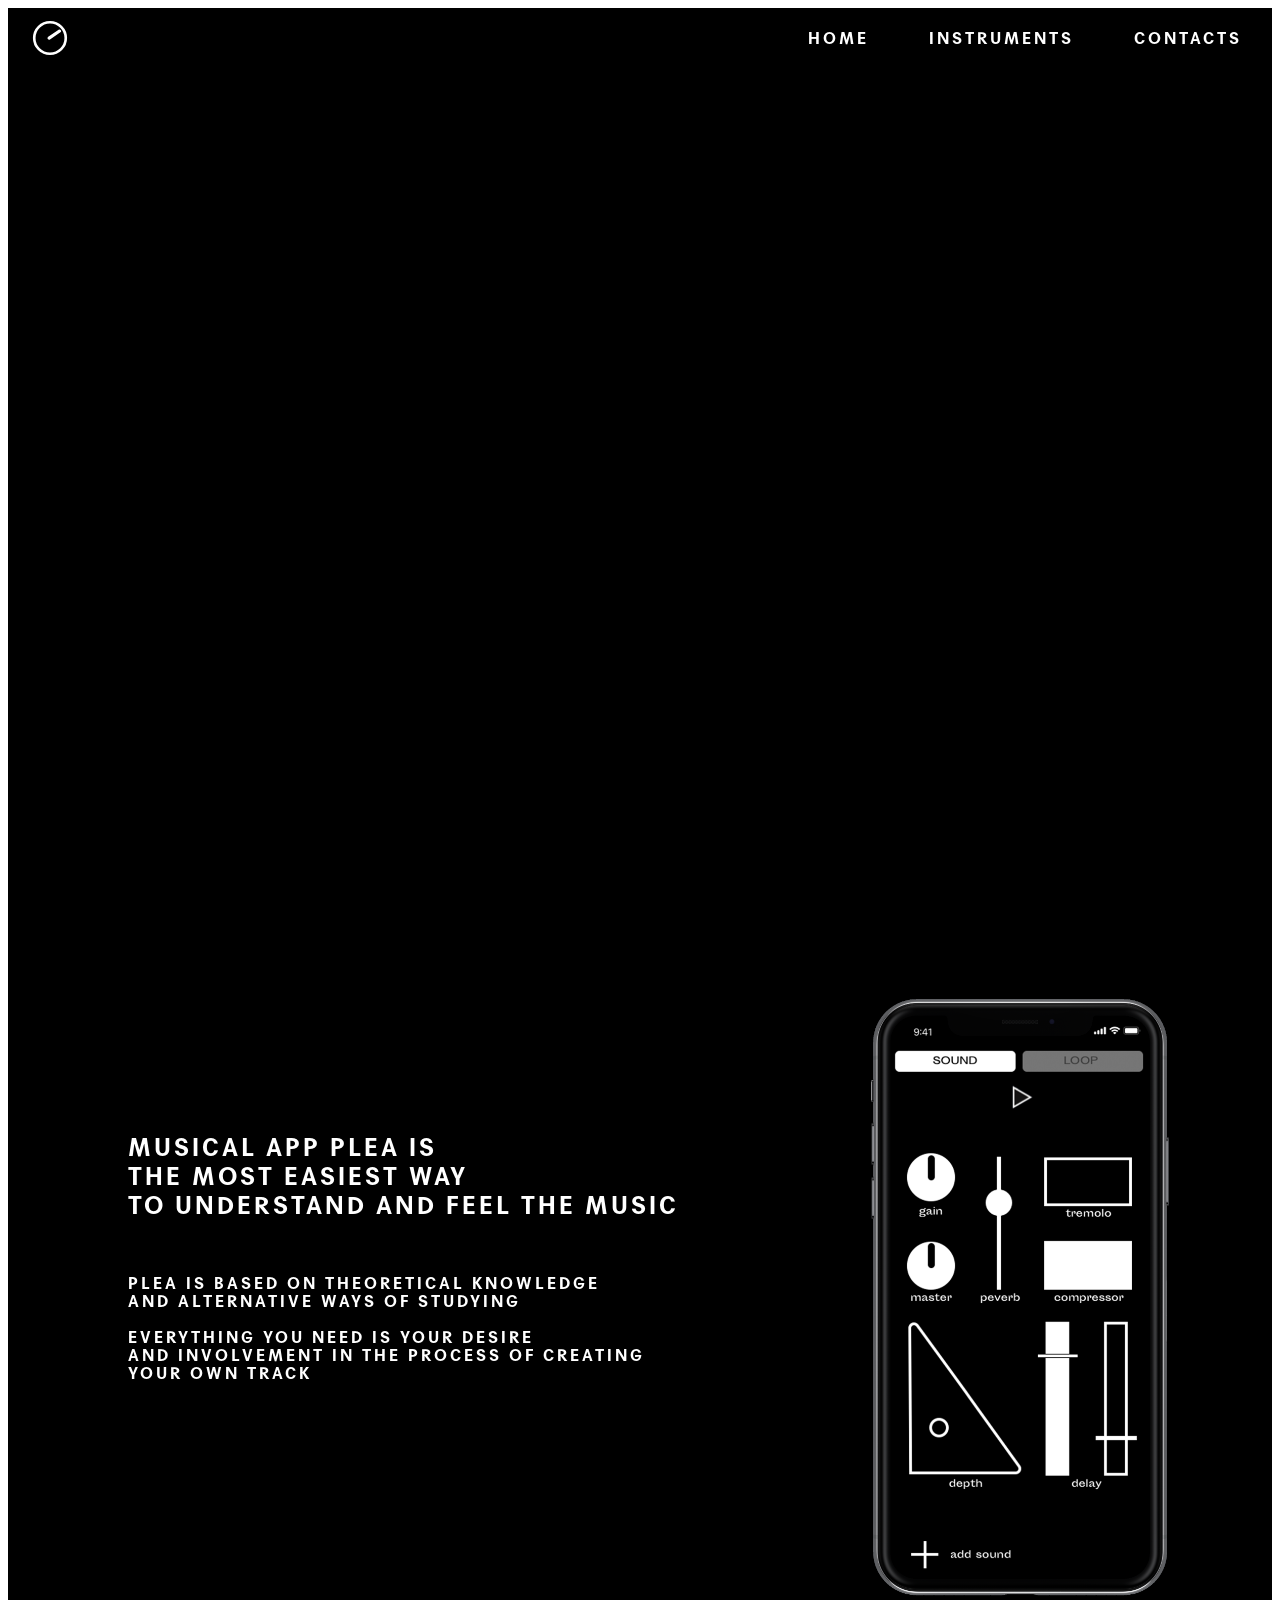
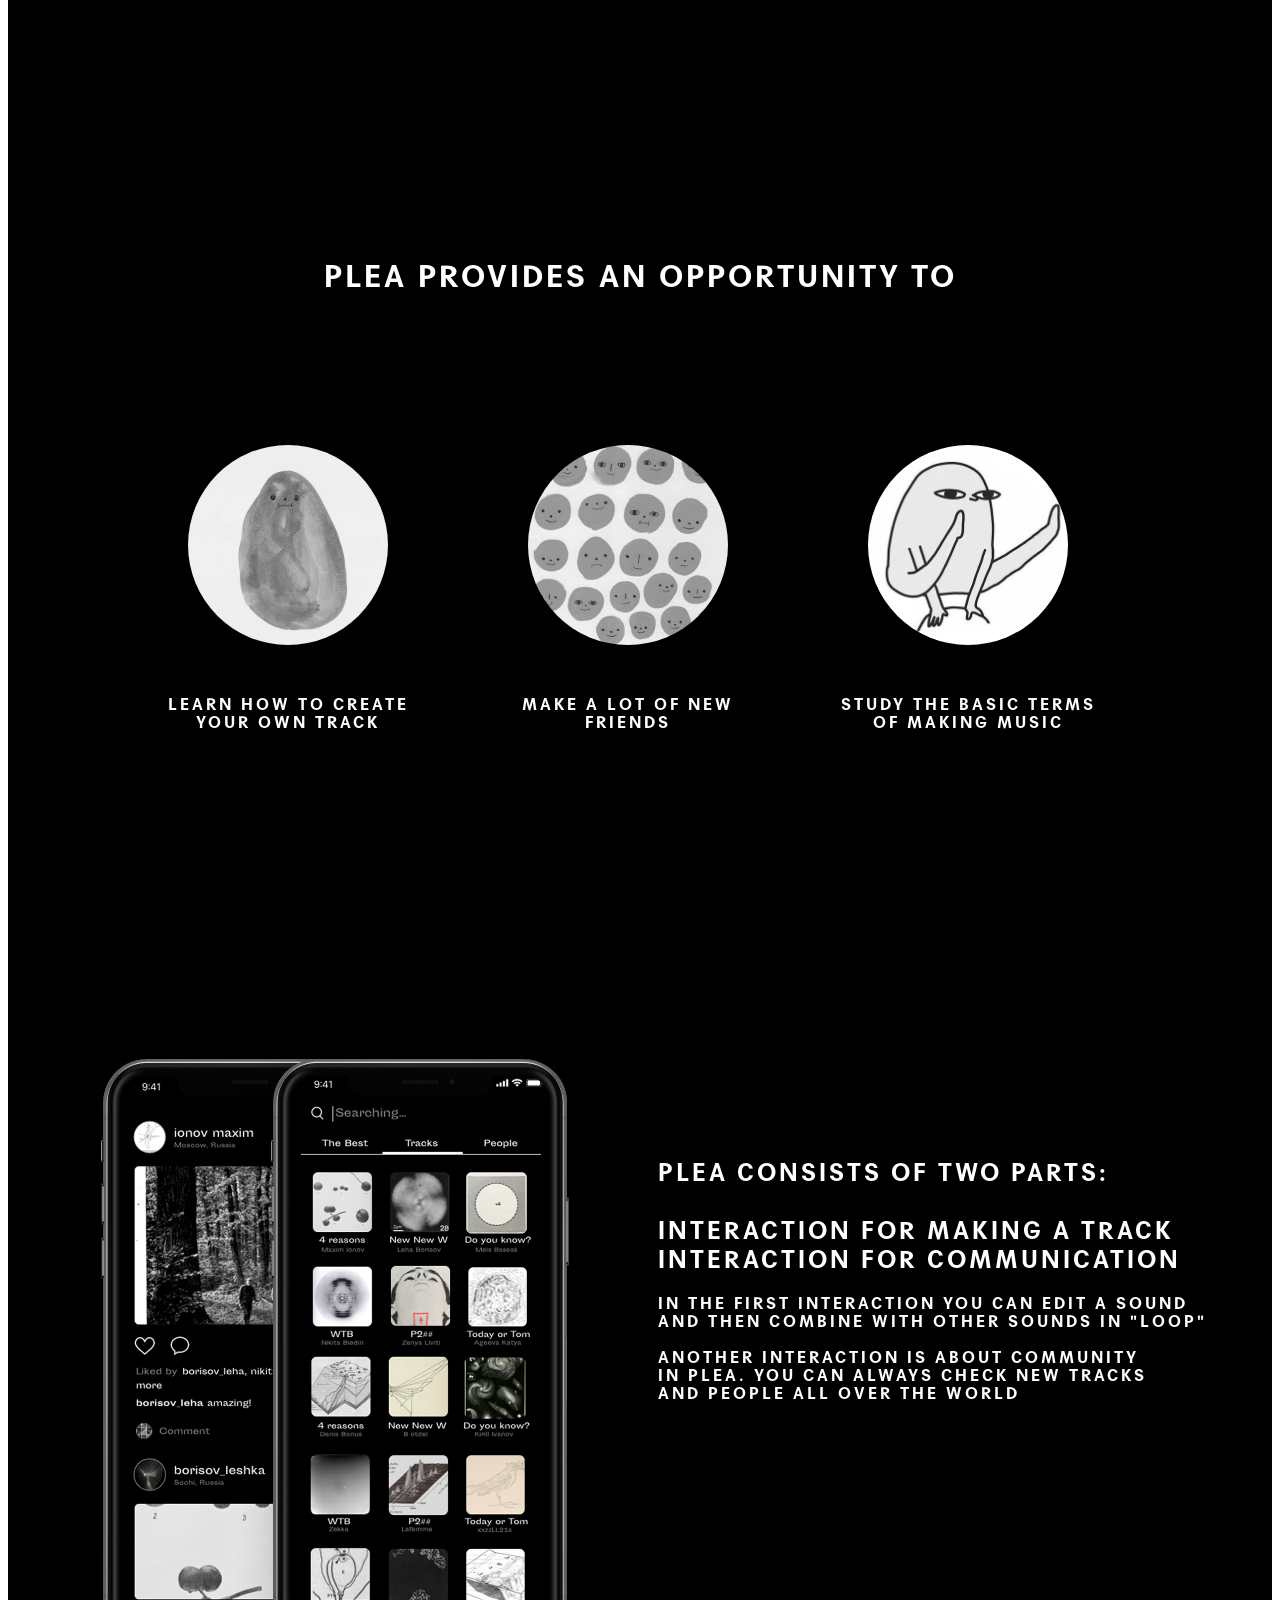
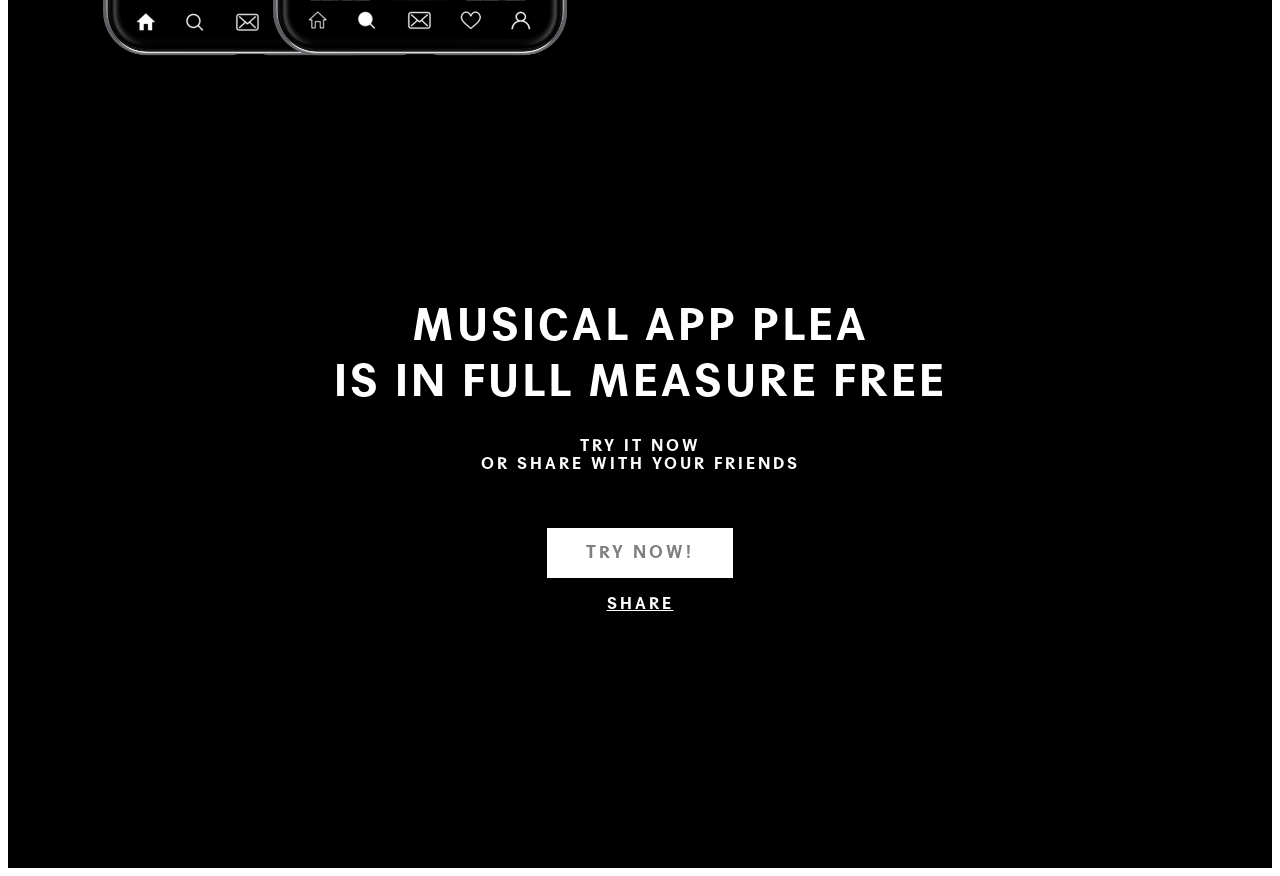
<file: landing.html>
<!DOCTYPE html>
<html lang="en" dir="ltr">
 <head>
   <meta charset="UTF-8">
   <title>PLEA - Musical App</title>

   <link rel="stylesheet" href="styles/styles.css">
   <link rel="icon" type="image/x-icon" href="images/favicon2.png">

</head>

<body>

<header class="header">
 <nav class="header-nav">
   <a href="" class="logo"></a>
   <a href="" class="header-navItem">Home</a>
   <a href="" class="header-navItem">Instruments</a>
   <a href="" class="header-navItem">Contacts</a>
 </nav>


   <div class="main video">
     <section>
      <iframe width="100%" height="100%" src="https://www.youtube.com/embed/TJXN9VMdsYM" frameborder="0" allow="autoplay; encrypted-media" allowfullscreen></iframe>

   </div>

   <div class="main right">
     <section>
        <h2>Musical app PLEA is<br> the most easiest way <br> to understand and feel the music</h2><br>
        <p>PLEA is based on theoretical knowledge <br> and alternative ways of studying <br> <br> Everything you need is your desire <br> and involvement in the process of creating <br> your own track</p>

    </section>
  <div class="container">
      <div class="mockup mockup-4"></div>
  </div>
   </div>



     <section class="main left">

       <div class="start">
           <h2>PLEA provides an opportunity to</h2>
       </div>


       <div class="cards">
         <div class="figure-1">
           <div class="circle-1"></div>
           <div class="text">LEARN HOW TO CREATE <br> YOUR OWN TRACK</div>
         </div>

         <div class="figure-2">
           <div class="circle-2"></div>
           <div class="text">MAKE A LOT OF NEW <br> FRIENDS</div>
         </div>

         <div class="figure-3">
           <div class="circle-3"></div>
           <div class="text">STUDY THE BASIC TERMS <br> OF MAKING MUSIC</div>
         </div>
       </div>

     </section>






   <div class="main right-2">
     <section>
        <h2>PLEA consists of two parts: <br><br> Interaction for making a track <br> Interaction for communication<br></h2>
        <p>In the first interaction you can edit a sound <br> and then combine with other sounds in "LOOP" <br><br> Another interaction is about community <br>in PLEA. You can always check new tracks <br>and people all over the World</p>
    </section>

  <div class="container">
      <div class="mockup mockup-4"></div>
      <div class="mockup mockup-6"></div>
  </div>
   </div>


   <section class="section center">
      <div class="textCenter">
         <h2>Musical app PLEA <br> is in full measure FREE</h2>
         <p>Try it now <br> or share with your friends</p>
   <nav>
       <a class="button big blue" href="https://www.apple.com/ru/ios/app-store/">TRY NOW!</a>
       <a class="small" href="https://www.facebook.com">Share</a>
  </nav>
     </div>
  </section>
</body>

</html>
</file>
<file: styles/styles.css>
@font-face{

font-family: 'Agipo';
src: url('../fonts/Agipo Bold.otf'), url('../fonts/Agipo Regular.otf') format('otf');
font-weight: normal;
font-style: normal;
}


* {
  box-sizing: border-box;
}

a {
  text-decoration: none;
  color: inherit;
}

body {
  font-family: "Agipo";
  text-transform: uppercase;
  letter-spacing: 3px;
  color: white;
}

.header-nav {
  height: 50px;
  width: 100%;
  display: flex;
  background: #000;
  color: #fff;
  justify-content: center;
  align-items: center;
}

.header-navItem {
  margin-right: 60px;
}

.header-navItem:last-child {
  margin-right: 0;
}

.main {
  position: relative;
  width: 100%;
  height: 800px;
  overflow: hidden;
  background: black;
}


.logo {
  display: block;
  width: 40px;
  height: 40px;
  background-image: url(../images/logo.svg);
  background-size: cover;
  margin: 0 auto;
  margin-left: -8px;
}


.left {
  text-align: left;
}


.right {
  background-color: black;
}

.right h2 {
  color: white;
}

.right p {
  color: white;
}

.center {
  text-align: center;
  background-color: black;
}

.center h2, .center p {
  width: 872px;
  margin: auto;
  color: white;
  margin-top: 28px;
}

.center h2 {
  font-size: 44px;
  line-height: 56px;
}


section {
    position: absolute;
    width: 100%;
    height: 100%;
}

.left section {
  display: flex;
  width: 100%;
  height: 100%;
  justify-content: center;
  align-items: center;
}

.right section {
  margin-left: 120px;
  margin-top: 245px;
  }

.right-2 section {
  margin-left: 650px;
  margin-top: 270px;
}

.right-2 .mockup-4{
  background-image: url(../images/Mockup2.png);
  width: 100%;
  height: 100%;
  top: 15px;
  left: -390px;
}

.center section {
  margin-top: 2500px;
  width: 100%;
  width: 1440px;
  height: 80px;
  background-color: #FCFCFC;

}

.mockup {
  position: absolute;
  background-size: cover;
}



.mockup-4 {
  background-image: url(../images/Mockup.png);
  width: 100%;
  height: 100%;
  top: -45px;
  left: 380px;
}

.mockup-6 {
  background-image: url(../images/Mockup3.png);
  width: 100%;
  height: 100%;
  top: 15px;
  left: -220px;
}

.mockup-5 {
  background-image: url(../images/screens.png);
  width: 759px;
  height: 403px;
  top: 166px;
  left: 656px;
}


nav {
  padding: 30px;
}

.section {
position: relative;
width: 100%;
height: 800px;
overflow: hidden;
}

.right, .center {
    background: black;
}

.right-2 {
    background: black;
  }


.textLeft {
  position: absolute;
  top: 142px;
  width: 480px;
  left: 160px;
}

.textRight {
  position: absolute;
  top: 142px;
  width: 480px;
  right: 200px;
}


.cards {
  width: 100vw;
  display: flex;
  justify-content: center;
  align-items: center;
  margin-top: 120px;

}

.figure-1, .figure-2, .figure-3  {
  width: 300px;
  height: 400px;
  margin-right: 40px;
}

.cards:last-child {
  margin-right: 0px;
}

.figure-1 .text, .figure-2 .text, .figure-3 .text {
  text-align: center;
  padding-top: 50px;
  display: flex;
  align-items: center;
  justify-content: center;

}

.circle-1 {
  display: block;
  border-radius: 50%;
  background-image: url(../images/c74165b94aa2596b2c983be0a589ed1e.jpg);
  background-position: center;
  background-size: cover;
  height: 200px;
  width: 200px;
  margin: auto;
}

.circle-2 {
  display: block;
  border-radius: 50%;
  background-image: url(../images/50307a59cf5ff3e5a6854577cf978d8f.jpg);
  background-position: center;
  background-size: cover;
  height: 200px;
  width: 200px;
  margin: auto;
}

.circle-3 {
  display: block;
  border-radius: 50%;
  background-image: url(../images/1.jpg);
  background-position: center;
  background-size: cover;
  height: 200px;
  width: 200px;
  margin: auto;
}


.textCenter {
position: absolute;
top: 200px;
/* width: 763px; */
text-align: center;
margin-left: 50%;
transform: translateX(-50%);

}


.start {
  display: flex;
  padding: 30px;
  margin-top: 160px;
  align-items: center;
  justify-content: center;
}

.start h2 {
  margin: 0 auto;
  font-size: 30px;
  display: block;
}


.textCenter nav {
margin-top: 10px;
font-size: 0;
display: flex;
align-items: center;
flex-direction: column;
}

.textCenter nav a{
display: inline-block;
margin-top: 16px;
}

.big {
width: 186px;
height: 50px;
line-height: 49px;
font-size: 17px;
}

.blue {
background-color: white;
border-color: black;
color: rgba(0,0,0,.5 );
}

.small {
width: 780px;
height: 18px;
line-height: 18px;
font-size: 16px;
text-decoration: underline;
color: #FFFFFF;
}

canvas {
position: absolute;
top:0;
left:0;
}
</file>
